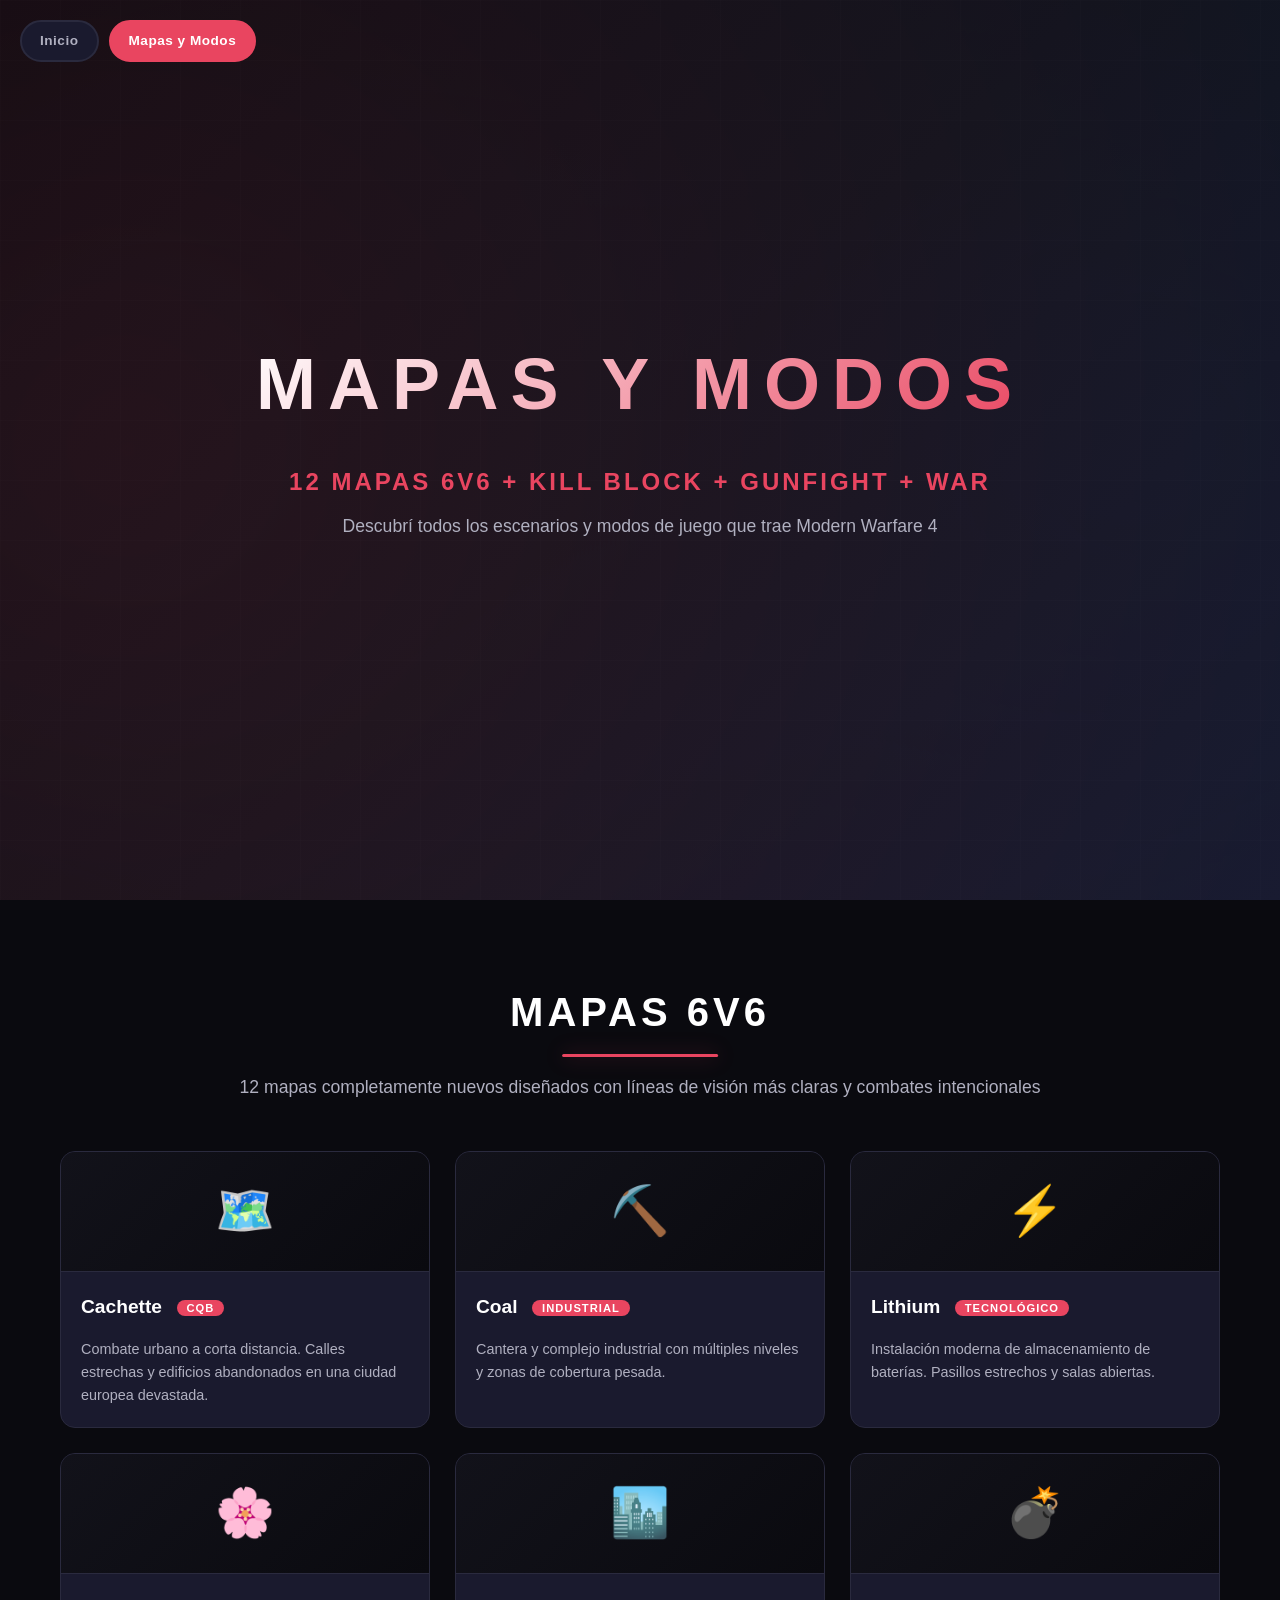
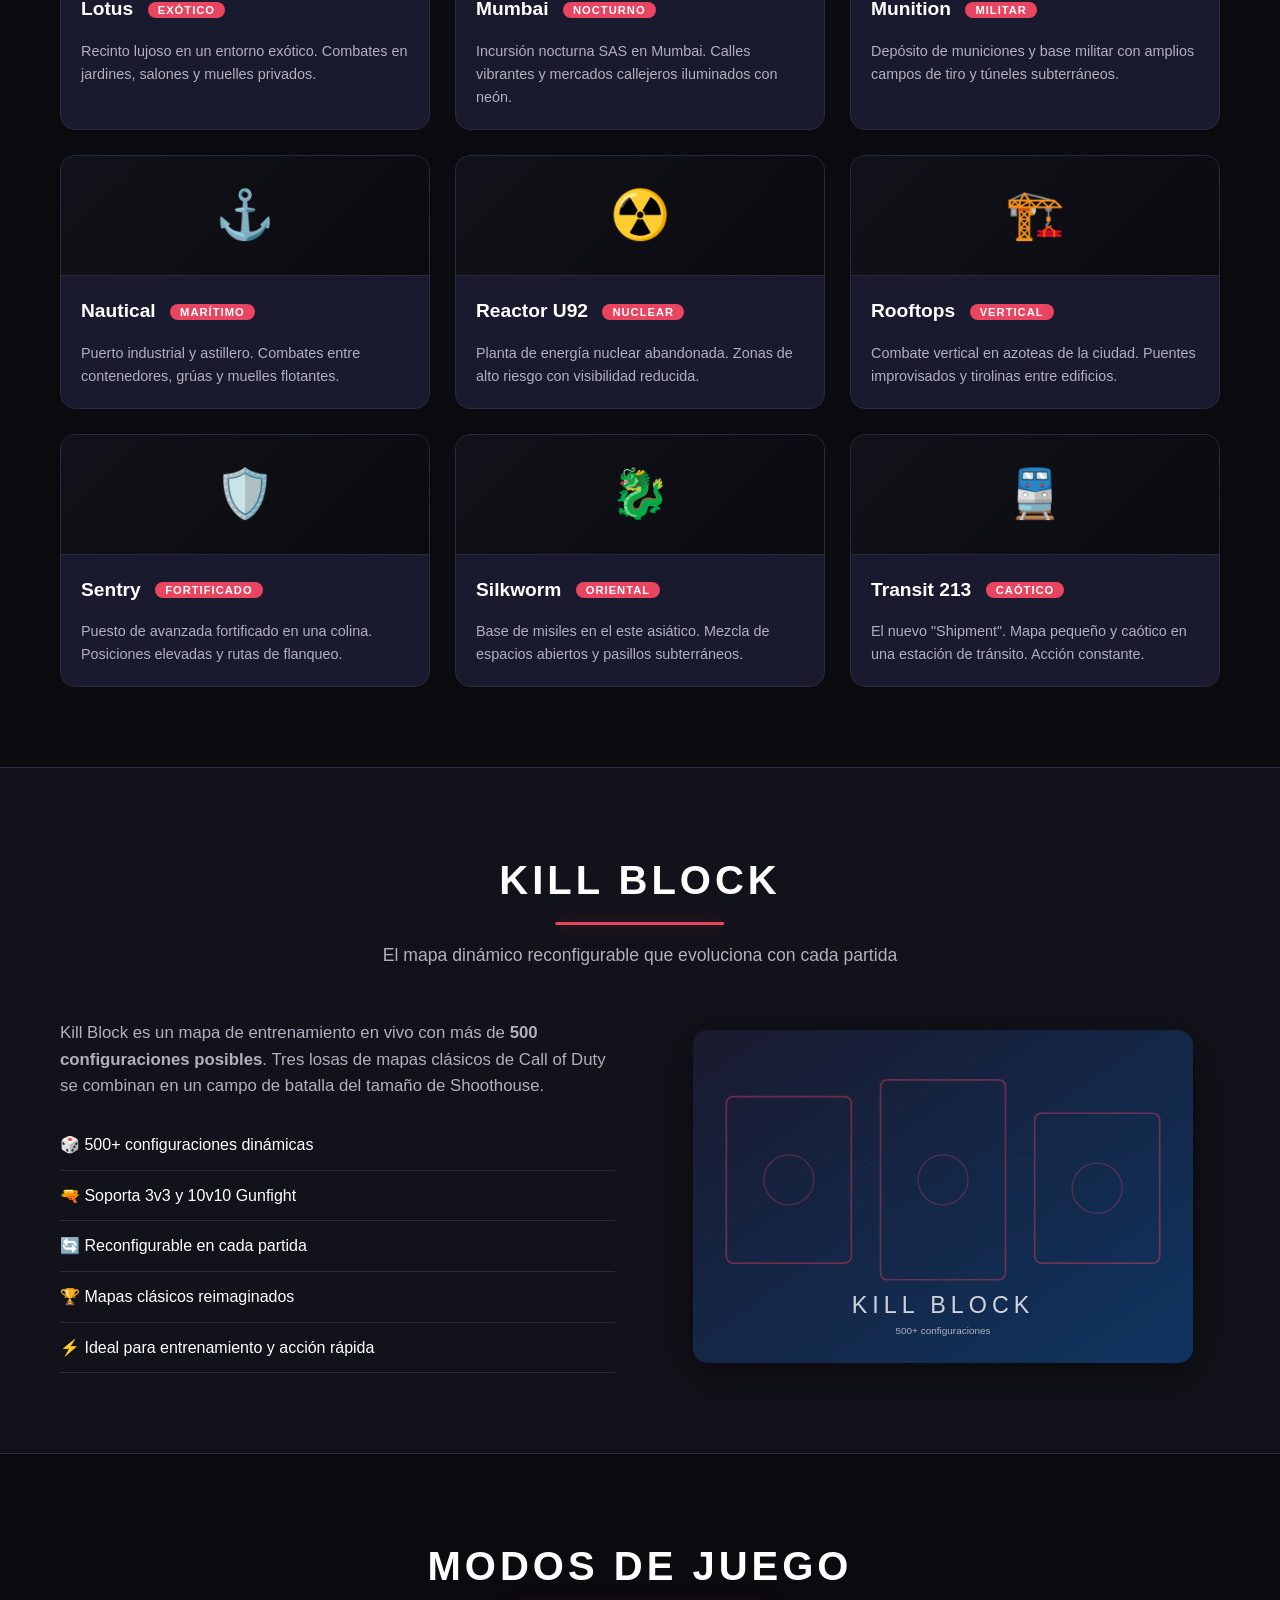
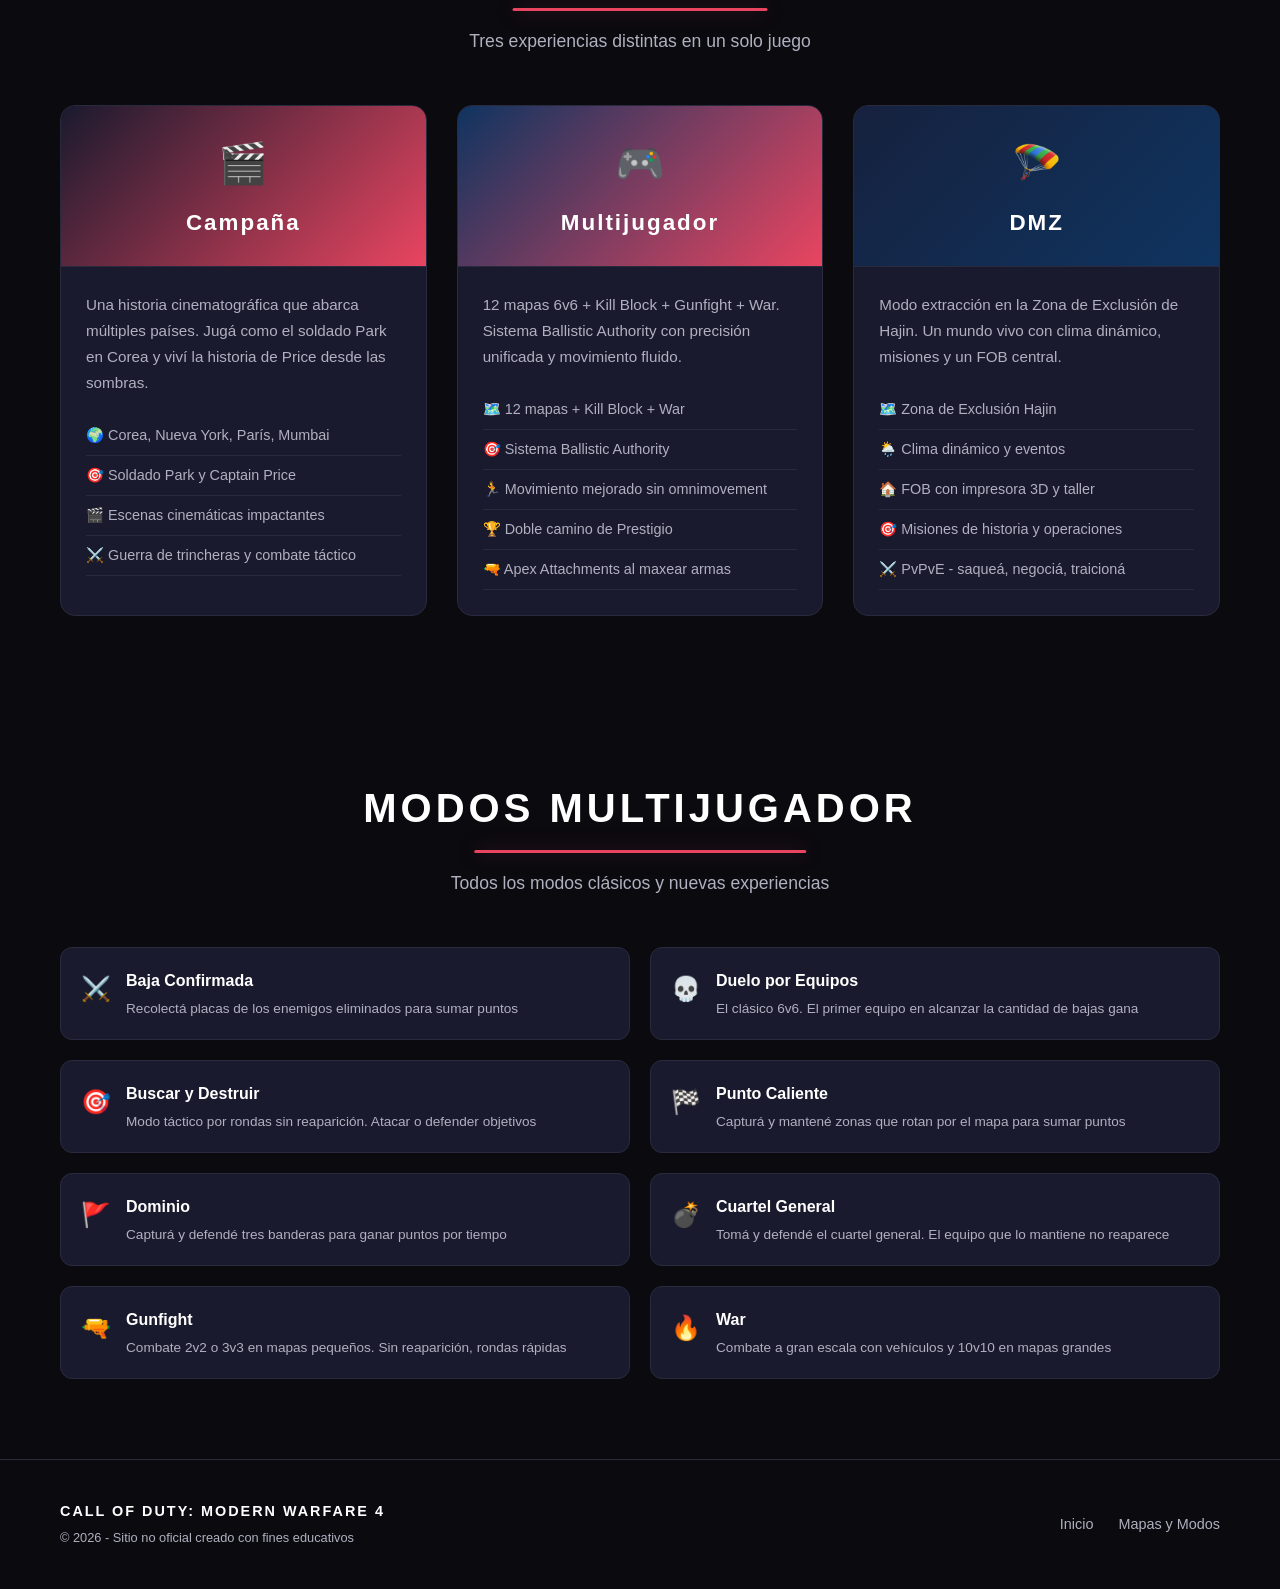
<file: maps.html>
<!DOCTYPE html>
<html lang="es">
<head>
  <meta charset="UTF-8">
  <meta name="viewport" content="width=device-width, initial-scale=1.0">
  <title>Modern Warfare 4 - Mapas y Modos</title>
  <link rel="stylesheet" href="css/styles.css">
</head>
<body>


  <nav class="page-nav">
    <a href="index.html" class="page-nav-link">Inicio</a>
    <a href="maps.html" class="page-nav-link active">Mapas y Modos</a>
  </nav>

  <header class="hero hero-short">
    <div class="hero-overlay"></div>
    <div class="hero-content">
      <h1>MAPAS Y MODOS</h1>
      <p class="hero-subtitle">12 mapas 6v6 + Kill Block + Gunfight + War</p>
      <p class="hero-desc">Descubrí todos los escenarios y modos de juego que trae Modern Warfare 4</p>
    </div>
  </header>

  <section class="section">
    <div class="container">
      <h2 class="section-title">MAPAS 6V6</h2>
      <p class="section-subtitle">12 mapas completamente nuevos diseñados con líneas de visión más claras y combates intencionales</p>
      <div class="maps-grid">
        <div class="map-card">
          <div class="map-img"><span>🗺️</span></div>
          <div class="map-info">
            <h3>Cachette</h3>
            <span class="map-tag">CQB</span>
            <p>Combate urbano a corta distancia. Calles estrechas y edificios abandonados en una ciudad europea devastada.</p>
          </div>
        </div>
        <div class="map-card">
          <div class="map-img"><span>⛏️</span></div>
          <div class="map-info">
            <h3>Coal</h3>
            <span class="map-tag">Industrial</span>
            <p>Cantera y complejo industrial con múltiples niveles y zonas de cobertura pesada.</p>
          </div>
        </div>
        <div class="map-card">
          <div class="map-img"><span>⚡</span></div>
          <div class="map-info">
            <h3>Lithium</h3>
            <span class="map-tag">Tecnológico</span>
            <p>Instalación moderna de almacenamiento de baterías. Pasillos estrechos y salas abiertas.</p>
          </div>
        </div>
        <div class="map-card">
          <div class="map-img"><span>🌸</span></div>
          <div class="map-info">
            <h3>Lotus</h3>
            <span class="map-tag">Exótico</span>
            <p>Recinto lujoso en un entorno exótico. Combates en jardines, salones y muelles privados.</p>
          </div>
        </div>
        <div class="map-card">
          <div class="map-img"><span>🏙️</span></div>
          <div class="map-info">
            <h3>Mumbai</h3>
            <span class="map-tag">Nocturno</span>
            <p>Incursión nocturna SAS en Mumbai. Calles vibrantes y mercados callejeros iluminados con neón.</p>
          </div>
        </div>
        <div class="map-card">
          <div class="map-img"><span>💣</span></div>
          <div class="map-info">
            <h3>Munition</h3>
            <span class="map-tag">Militar</span>
            <p>Depósito de municiones y base militar con amplios campos de tiro y túneles subterráneos.</p>
          </div>
        </div>
        <div class="map-card">
          <div class="map-img"><span>⚓</span></div>
          <div class="map-info">
            <h3>Nautical</h3>
            <span class="map-tag">Marítimo</span>
            <p>Puerto industrial y astillero. Combates entre contenedores, grúas y muelles flotantes.</p>
          </div>
        </div>
        <div class="map-card">
          <div class="map-img"><span>☢️</span></div>
          <div class="map-info">
            <h3>Reactor U92</h3>
            <span class="map-tag">Nuclear</span>
            <p>Planta de energía nuclear abandonada. Zonas de alto riesgo con visibilidad reducida.</p>
          </div>
        </div>
        <div class="map-card">
          <div class="map-img"><span>🏗️</span></div>
          <div class="map-info">
            <h3>Rooftops</h3>
            <span class="map-tag">Vertical</span>
            <p>Combate vertical en azoteas de la ciudad. Puentes improvisados y tirolinas entre edificios.</p>
          </div>
        </div>
        <div class="map-card">
          <div class="map-img"><span>🛡️</span></div>
          <div class="map-info">
            <h3>Sentry</h3>
            <span class="map-tag">Fortificado</span>
            <p>Puesto de avanzada fortificado en una colina. Posiciones elevadas y rutas de flanqueo.</p>
          </div>
        </div>
        <div class="map-card">
          <div class="map-img"><span>🐉</span></div>
          <div class="map-info">
            <h3>Silkworm</h3>
            <span class="map-tag">Oriental</span>
            <p>Base de misiles en el este asiático. Mezcla de espacios abiertos y pasillos subterráneos.</p>
          </div>
        </div>
        <div class="map-card">
          <div class="map-img"><span>🚆</span></div>
          <div class="map-info">
            <h3>Transit 213</h3>
            <span class="map-tag">Caótico</span>
            <p>El nuevo "Shipment". Mapa pequeño y caótico en una estación de tránsito. Acción constante.</p>
          </div>
        </div>
      </div>
    </div>
  </section>

  <section class="section killblock-section">
    <div class="container">
      <h2 class="section-title">KILL BLOCK</h2>
      <p class="section-subtitle">El mapa dinámico reconfigurable que evoluciona con cada partida</p>
      <div class="killblock-content">
        <div class="killblock-text">
          <p>Kill Block es un mapa de entrenamiento en vivo con más de <strong>500 configuraciones posibles</strong>. Tres losas de mapas clásicos de Call of Duty se combinan en un campo de batalla del tamaño de Shoothouse.</p>
          <ul class="features-list">
            <li>🎲 500+ configuraciones dinámicas</li>
            <li>🔫 Soporta 3v3 y 10v10 Gunfight</li>
            <li>🔄 Reconfigurable en cada partida</li>
            <li>🏆 Mapas clásicos reimaginados</li>
            <li>⚡ Ideal para entrenamiento y acción rápida</li>
          </ul>
        </div>
        <div class="killblock-visual">
          <div class="image-card">
            <img src="img/killblock.svg" alt="Kill Block">
            <div class="image-overlay">Kill Block - 500+ configuraciones</div>
          </div>
        </div>
      </div>
    </div>
  </section>

  <section class="section modes-section">
    <div class="container">
      <h2 class="section-title">MODOS DE JUEGO</h2>
      <p class="section-subtitle">Tres experiencias distintas en un solo juego</p>
      <div class="modes-grid">
        <div class="mode-card">
          <div class="mode-header campaign">
            <span class="mode-icon">🎬</span>
            <h3>Campaña</h3>
          </div>
          <div class="mode-body">
            <p>Una historia cinematográfica que abarca múltiples países. Jugá como el soldado Park en Corea y viví la historia de Price desde las sombras.</p>
            <ul>
              <li>🌍 Corea, Nueva York, París, Mumbai</li>
              <li>🎯 Soldado Park y Captain Price</li>
              <li>🎬 Escenas cinemáticas impactantes</li>
              <li>⚔️ Guerra de trincheras y combate táctico</li>
            </ul>
          </div>
        </div>
        <div class="mode-card">
          <div class="mode-header multiplayer">
            <span class="mode-icon">🎮</span>
            <h3>Multijugador</h3>
          </div>
          <div class="mode-body">
            <p>12 mapas 6v6 + Kill Block + Gunfight + War. Sistema Ballistic Authority con precisión unificada y movimiento fluido.</p>
            <ul>
              <li>🗺️ 12 mapas + Kill Block + War</li>
              <li>🎯 Sistema Ballistic Authority</li>
              <li>🏃 Movimiento mejorado sin omnimovement</li>
              <li>🏆 Doble camino de Prestigio</li>
              <li>🔫 Apex Attachments al maxear armas</li>
            </ul>
          </div>
        </div>
        <div class="mode-card">
          <div class="mode-header dmz">
            <span class="mode-icon">🪂</span>
            <h3>DMZ</h3>
          </div>
          <div class="mode-body">
            <p>Modo extracción en la Zona de Exclusión de Hajin. Un mundo vivo con clima dinámico, misiones y un FOB central.</p>
            <ul>
              <li>🗺️ Zona de Exclusión Hajin</li>
              <li>🌦️ Clima dinámico y eventos</li>
              <li>🏠 FOB con impresora 3D y taller</li>
              <li>🎯 Misiones de historia y operaciones</li>
              <li>⚔️ PvPvE - saqueá, negociá, traicioná</li>
            </ul>
          </div>
        </div>
      </div>
    </div>
  </section>

  <section class="section">
    <div class="container">
      <h2 class="section-title">MODOS MULTIJUGADOR</h2>
      <p class="section-subtitle">Todos los modos clásicos y nuevas experiencias</p>
      <div class="modes-list">
        <div class="mode-item">
          <span class="mode-tag">⚔️</span>
          <div>
            <h3>Baja Confirmada</h3>
            <p>Recolectá placas de los enemigos eliminados para sumar puntos</p>
          </div>
        </div>
        <div class="mode-item">
          <span class="mode-tag">💀</span>
          <div>
            <h3>Duelo por Equipos</h3>
            <p>El clásico 6v6. El primer equipo en alcanzar la cantidad de bajas gana</p>
          </div>
        </div>
        <div class="mode-item">
          <span class="mode-tag">🎯</span>
          <div>
            <h3>Buscar y Destruir</h3>
            <p>Modo táctico por rondas sin reaparición. Atacar o defender objetivos</p>
          </div>
        </div>
        <div class="mode-item">
          <span class="mode-tag">🏁</span>
          <div>
            <h3>Punto Caliente</h3>
            <p>Capturá y mantené zonas que rotan por el mapa para sumar puntos</p>
          </div>
        </div>
        <div class="mode-item">
          <span class="mode-tag">🚩</span>
          <div>
            <h3>Dominio</h3>
            <p>Capturá y defendé tres banderas para ganar puntos por tiempo</p>
          </div>
        </div>
        <div class="mode-item">
          <span class="mode-tag">💣</span>
          <div>
            <h3>Cuartel General</h3>
            <p>Tomá y defendé el cuartel general. El equipo que lo mantiene no reaparece</p>
          </div>
        </div>
        <div class="mode-item">
          <span class="mode-tag">🔫</span>
          <div>
            <h3>Gunfight</h3>
            <p>Combate 2v2 o 3v3 en mapas pequeños. Sin reaparición, rondas rápidas</p>
          </div>
        </div>
        <div class="mode-item">
          <span class="mode-tag">🔥</span>
          <div>
            <h3>War</h3>
            <p>Combate a gran escala con vehículos y 10v10 en mapas grandes</p>
          </div>
        </div>
      </div>
    </div>
  </section>

  <footer class="footer">
    <div class="container">
      <div class="footer-content">
        <div class="footer-brand">
          <h3>CALL OF DUTY: MODERN WARFARE 4</h3>
          <p>&copy; 2026 - Sitio no oficial creado con fines educativos</p>
        </div>
        <div class="footer-links">
          <a href="index.html">Inicio</a>
          <a href="maps.html">Mapas y Modos</a>
        </div>
      </div>
    </div>
  </footer>

  <script src="java/script.js"></script>
</body>
</html>
</file>
<file: css/styles.css>
:root {
  --bg-primary: #0a0a0f;
  --bg-secondary: #12121a;
  --bg-card: #1a1a2e;
  --text-primary: #ffffff;
  --text-secondary: #b0b0c0;
  --accent: #e94560;
  --accent-hover: #ff6b81;
  --border: #2a2a3e;
  --shadow: rgba(233, 69, 96, 0.3);
  --glow: 0 0 20px rgba(233, 69, 96, 0.4);
}



* {
  margin: 0;
  padding: 0;
  box-sizing: border-box;
}

html {
  scroll-behavior: smooth;
}

body {
  font-family: 'Segoe UI', Tahoma, Geneva, Verdana, sans-serif;
  background-color: var(--bg-primary);
  color: var(--text-primary);
  line-height: 1.6;
  transition: background-color 0.5s ease, color 0.5s ease;
  overflow-x: hidden;
}

.container {
  max-width: 1200px;
  margin: 0 auto;
  padding: 0 20px;
}

.section {
  padding: 80px 0;
}

.section-title {
  font-size: 2.5rem;
  text-align: center;
  margin-bottom: 1rem;
  letter-spacing: 4px;
  position: relative;
  display: inline-block;
  left: 50%;
  transform: translateX(-50%);
}

.section-title::after {
  content: '';
  display: block;
  width: 60%;
  height: 3px;
  background: var(--accent);
  margin: 10px auto 0;
  border-radius: 2px;
  box-shadow: var(--glow);
}

.section-subtitle {
  text-align: center;
  color: var(--text-secondary);
  margin-bottom: 50px;
  font-size: 1.1rem;
}

.page-nav {
  position: fixed;
  top: 20px;
  left: 20px;
  z-index: 1000;
  display: flex;
  gap: 10px;
}

.page-nav-link {
  background: var(--bg-card);
  border: 2px solid var(--border);
  color: var(--text-secondary);
  padding: 8px 18px;
  border-radius: 25px;
  text-decoration: none;
  font-size: 0.85rem;
  font-weight: 600;
  transition: all 0.3s ease;
  letter-spacing: 0.5px;
}

.page-nav-link:hover {
  color: var(--text-primary);
  border-color: var(--accent);
  box-shadow: var(--glow);
}

.page-nav-link.active {
  background: var(--accent);
  color: white;
  border-color: var(--accent);
}

.hero-short {
  min-height: 50vh;
}



.hero {
  min-height: 100vh;
  display: flex;
  align-items: center;
  justify-content: center;
  position: relative;
  background: linear-gradient(135deg, var(--bg-primary) 0%, var(--bg-secondary) 50%, var(--bg-card) 100%);
  overflow: hidden;
  transition: background 0.5s ease;
}

.hero-cover {
  background: none;
}

.hero-cover::before {
  display: none;
}

.hero-cover .hero-bg {
  position: absolute;
  inset: 0;
  width: 100%;
  height: 100%;
  object-fit: cover;
  opacity: 0.6;
  z-index: 0;
}

.hero-cover .hero-overlay {
  background: linear-gradient(135deg, rgba(10,10,15,0.85) 0%, rgba(18,18,26,0.7) 50%, rgba(15,52,96,0.6) 100%);
  z-index: 1;
}

.hero-cover .hero-content {
  z-index: 2;
}

.hero::before {
  content: '';
  position: absolute;
  top: -50%;
  left: -50%;
  width: 200%;
  height: 200%;
  background: radial-gradient(circle at 30% 50%, var(--accent) 0%, transparent 60%),
              radial-gradient(circle at 70% 50%, #0f3460 0%, transparent 60%);
  opacity: 0.1;
  animation: heroGlow 10s ease-in-out infinite alternate;
}

@keyframes heroGlow {
  0% { transform: translate(0, 0) rotate(0deg); opacity: 0.1; }
  50% { opacity: 0.15; }
  100% { transform: translate(-5%, -5%) rotate(5deg); opacity: 0.1; }
}

.hero-overlay {
  position: absolute;
  inset: 0;
  background: url("data:image/svg+xml,%3Csvg width='60' height='60' xmlns='http://www.w3.org/2000/svg'%3E%3Cdefs%3E%3Cpattern id='grid' width='60' height='60' patternUnits='userSpaceOnUse'%3E%3Cpath d='M 60 0 L 0 0 0 60' fill='none' stroke='rgba(255,255,255,0.03)' stroke-width='1'/%3E%3C/pattern%3E%3C/defs%3E%3Crect width='60' height='60' fill='url(%23grid)'/%3E%3C/svg%3E");
  opacity: 0.5;
}

.hero-content {
  text-align: center;
  z-index: 1;
  padding: 20px;
  animation: fadeInUp 1s ease;
}

@keyframes fadeInUp {
  from { opacity: 0; transform: translateY(40px); }
  to { opacity: 1; transform: translateY(0); }
}

.hero-logo {
  max-width: 300px;
  margin-bottom: 20px;
  filter: drop-shadow(0 0 30px var(--shadow));
  animation: pulseLogo 3s ease-in-out infinite;
}

@keyframes pulseLogo {
  0%, 100% { filter: drop-shadow(0 0 20px var(--shadow)); }
  50% { filter: drop-shadow(0 0 40px var(--shadow)); }
}

.hero h1 {
  font-size: 4.5rem;
  font-weight: 900;
  letter-spacing: 12px;
  background: linear-gradient(135deg, var(--text-primary) 0%, var(--accent) 50%, var(--text-primary) 100%);
  background-size: 200% 200%;
  -webkit-background-clip: text;
  -webkit-text-fill-color: transparent;
  background-clip: text;
  animation: gradientShift 4s ease-in-out infinite;
}

@keyframes gradientShift {
  0%, 100% { background-position: 0% 50%; }
  50% { background-position: 100% 50%; }
}

.hero-subtitle {
  font-size: 1.5rem;
  color: var(--accent);
  margin: 20px 0 10px;
  font-weight: 600;
  text-transform: uppercase;
  letter-spacing: 3px;
}

.hero-desc {
  font-size: 1.1rem;
  color: var(--text-secondary);
  max-width: 600px;
  margin: 0 auto 30px;
  line-height: 1.8;
}

.hero-badges {
  display: flex;
  gap: 15px;
  justify-content: center;
  flex-wrap: wrap;
}

.badge {
  background: var(--accent);
  color: white;
  padding: 8px 24px;
  border-radius: 25px;
  font-weight: 700;
  font-size: 0.9rem;
  letter-spacing: 2px;
  box-shadow: var(--glow);
  animation: badgePulse 2s ease-in-out infinite;
}

@keyframes badgePulse {
  0%, 100% { transform: scale(1); }
  50% { transform: scale(1.05); }
}

.about-grid {
  display: grid;
  grid-template-columns: 1fr 1fr;
  gap: 50px;
  align-items: center;
  margin-top: 50px;
}

.about-text p {
  margin-bottom: 20px;
  color: var(--text-secondary);
  font-size: 1.05rem;
}

.features-list {
  list-style: none;
  margin-top: 20px;
}

.features-list li {
  padding: 12px 0;
  border-bottom: 1px solid var(--border);
  font-size: 1rem;
  transition: color 0.3s ease, padding-left 0.3s ease;
}

.features-list li:hover {
  color: var(--accent);
  padding-left: 10px;
}

.image-card {
  position: relative;
  border-radius: 15px;
  overflow: hidden;
  box-shadow: 0 10px 40px rgba(0, 0, 0, 0.5);
  transition: all 0.5s ease;
  cursor: pointer;
}

.image-card:hover {
  transform: scale(1.03);
  box-shadow: 0 15px 50px var(--shadow);
}

.image-card img {
  width: 100%;
  height: 100%;
  object-fit: cover;
  display: block;
  transition: transform 0.5s ease;
}

.image-card:hover img {
  transform: scale(1.1);
}

.image-overlay {
  position: absolute;
  bottom: 0;
  left: 0;
  right: 0;
  padding: 30px 20px;
  background: linear-gradient(transparent, rgba(0, 0, 0, 0.9));
  color: white;
  font-size: 1.2rem;
  font-weight: 600;
  transform: translateY(100%);
  transition: transform 0.4s ease;
}

.image-card:hover .image-overlay {
  transform: translateY(0);
}

.gallery-grid {
  display: grid;
  grid-template-columns: repeat(3, 1fr);
  gap: 25px;
}

.gallery-item {
  position: relative;
  border-radius: 12px;
  overflow: hidden;
  cursor: pointer;
  box-shadow: 0 5px 20px rgba(0, 0, 0, 0.3);
  transition: all 0.5s ease;
  aspect-ratio: 4/5;
}

.gallery-item:hover {
  transform: scale(1.05) translateY(-10px);
  box-shadow: 0 20px 60px var(--shadow);
  z-index: 10;
}

.gallery-item img {
  width: 100%;
  height: 100%;
  object-fit: cover;
  display: block;
  transition: transform 0.6s ease;
}

.gallery-item:hover img {
  transform: scale(1.15);
}

.gallery-info {
  position: absolute;
  bottom: 0;
  left: 0;
  right: 0;
  padding: 25px 20px;
  background: linear-gradient(transparent 0%, rgba(0, 0, 0, 0.95) 100%);
  color: white;
  transform: translateY(100%);
  transition: transform 0.4s ease;
}

.gallery-item:hover .gallery-info {
  transform: translateY(0);
}

.gallery-info h3 {
  font-size: 1.1rem;
  margin-bottom: 5px;
  color: var(--accent);
}

.gallery-info p {
  font-size: 0.85rem;
  opacity: 0.9;
}

.maps-grid {
  display: grid;
  grid-template-columns: repeat(3, 1fr);
  gap: 25px;
}

.map-card {
  background: var(--bg-card);
  border: 1px solid var(--border);
  border-radius: 15px;
  overflow: hidden;
  transition: all 0.4s ease;
}

.map-card:hover {
  transform: translateY(-8px);
  box-shadow: 0 15px 40px var(--shadow);
  border-color: var(--accent);
}

.map-img {
  height: 120px;
  display: flex;
  align-items: center;
  justify-content: center;
  font-size: 3rem;
  background: linear-gradient(135deg, var(--bg-secondary), var(--bg-primary));
  border-bottom: 1px solid var(--border);
}

.map-info {
  padding: 20px;
}

.map-info h3 {
  font-size: 1.2rem;
  margin-bottom: 5px;
  display: inline-block;
}

.map-tag {
  font-size: 0.7rem;
  background: var(--accent);
  color: white;
  padding: 2px 10px;
  border-radius: 10px;
  font-weight: 700;
  text-transform: uppercase;
  letter-spacing: 1px;
  margin-left: 10px;
  vertical-align: middle;
}

.map-info p {
  color: var(--text-secondary);
  font-size: 0.9rem;
  margin-top: 10px;
  line-height: 1.6;
}

.killblock-section {
  background: var(--bg-secondary);
  border-top: 1px solid var(--border);
  border-bottom: 1px solid var(--border);
}

.killblock-content {
  display: grid;
  grid-template-columns: 1fr 1fr;
  gap: 50px;
  align-items: center;
}

.killblock-text p {
  color: var(--text-secondary);
  font-size: 1.05rem;
  margin-bottom: 20px;
}

.killblock-visual .image-card {
  max-width: 500px;
  margin: 0 auto;
}

.modes-grid {
  display: grid;
  grid-template-columns: repeat(3, 1fr);
  gap: 30px;
}

.mode-card {
  background: var(--bg-card);
  border: 1px solid var(--border);
  border-radius: 15px;
  overflow: hidden;
  transition: all 0.4s ease;
}

.mode-card:hover {
  transform: translateY(-10px);
  box-shadow: 0 15px 40px var(--shadow);
  border-color: var(--accent);
}

.mode-header {
  padding: 25px;
  text-align: center;
  border-bottom: 1px solid var(--border);
}

.mode-header.campaign {
  background: linear-gradient(135deg, #1a1a2e, #e94560);
}

.mode-header.multiplayer {
  background: linear-gradient(135deg, #0f3460, #e94560);
}

.mode-header.dmz {
  background: linear-gradient(135deg, #16213e, #0f3460);
}

.mode-icon {
  font-size: 2.5rem;
  display: block;
  margin-bottom: 10px;
}

.mode-header h3 {
  font-size: 1.4rem;
  letter-spacing: 2px;
}

.mode-body {
  padding: 25px;
}

.mode-body p {
  color: var(--text-secondary);
  font-size: 0.95rem;
  line-height: 1.7;
  margin-bottom: 20px;
}

.mode-body ul {
  list-style: none;
}

.mode-body ul li {
  padding: 8px 0;
  border-bottom: 1px solid var(--border);
  font-size: 0.9rem;
  color: var(--text-secondary);
  transition: color 0.3s ease;
}

.mode-body ul li:hover {
  color: var(--accent);
}

.modes-list {
  display: grid;
  grid-template-columns: repeat(2, 1fr);
  gap: 20px;
  margin-top: 50px;
}

.mode-item {
  display: flex;
  gap: 15px;
  align-items: flex-start;
  background: var(--bg-card);
  border: 1px solid var(--border);
  border-radius: 12px;
  padding: 20px;
  transition: all 0.3s ease;
}

.mode-item:hover {
  transform: translateX(5px);
  border-color: var(--accent);
  box-shadow: 0 5px 20px var(--shadow);
}

.mode-tag {
  font-size: 1.5rem;
  flex-shrink: 0;
  margin-top: 2px;
}

.mode-item h3 {
  font-size: 1rem;
  margin-bottom: 5px;
}

.mode-item p {
  color: var(--text-secondary);
  font-size: 0.85rem;
  line-height: 1.5;
}

.trailer {
  background: var(--bg-secondary);
  border-top: 1px solid var(--border);
  border-bottom: 1px solid var(--border);
}

.video-container {
  position: relative;
  width: 100%;
  max-width: 900px;
  margin: 0 auto;
  aspect-ratio: 16/9;
  border-radius: 15px;
  overflow: hidden;
  box-shadow: 0 10px 40px rgba(0, 0, 0, 0.5);
  transition: box-shadow 0.4s ease;
}

.video-container:hover {
  box-shadow: 0 15px 50px var(--shadow);
}

.video-container iframe {
  width: 100%;
  height: 100%;
  border: none;
}

.features-grid {
  display: grid;
  grid-template-columns: repeat(3, 1fr);
  gap: 30px;
  margin-top: 50px;
}

.feature-card {
  background: var(--bg-card);
  border: 1px solid var(--border);
  border-radius: 15px;
  padding: 35px 25px;
  text-align: center;
  transition: all 0.4s ease;
  position: relative;
  overflow: hidden;
}

.feature-card::before {
  content: '';
  position: absolute;
  top: 0;
  left: 0;
  right: 0;
  height: 3px;
  background: var(--accent);
  transform: scaleX(0);
  transition: transform 0.4s ease;
}

.feature-card:hover::before {
  transform: scaleX(1);
}

.feature-card:hover {
  transform: translateY(-10px);
  box-shadow: 0 15px 40px var(--shadow);
  border-color: var(--accent);
}

.feature-icon {
  font-size: 3rem;
  margin-bottom: 20px;
  transition: transform 0.4s ease;
}

.feature-card:hover .feature-icon {
  transform: scale(1.2) rotate(10deg);
}

.feature-card h3 {
  font-size: 1.2rem;
  margin-bottom: 15px;
  color: var(--text-primary);
}

.feature-card p {
  color: var(--text-secondary);
  font-size: 0.95rem;
  line-height: 1.7;
}

.news-grid {
  display: grid;
  grid-template-columns: repeat(3, 1fr);
  gap: 30px;
  margin-top: 50px;
}

.news-card {
  background: var(--bg-card);
  border-radius: 15px;
  overflow: hidden;
  transition: all 0.4s ease;
  border: 1px solid var(--border);
}

.news-card:hover {
  transform: translateY(-10px);
  box-shadow: 0 15px 40px var(--shadow);
  border-color: var(--accent);
}

.news-image {
  overflow: hidden;
  height: 200px;
}

.news-image img {
  width: 100%;
  height: 100%;
  object-fit: cover;
  transition: transform 0.6s ease;
}

.news-card:hover .news-image img {
  transform: scale(1.1);
}

.news-content {
  padding: 25px;
}

.news-date {
  color: var(--accent);
  font-size: 0.85rem;
  font-weight: 600;
  text-transform: uppercase;
  letter-spacing: 1px;
}

.news-content h3 {
  margin: 10px 0;
  font-size: 1.15rem;
}

.news-content p {
  color: var(--text-secondary);
  font-size: 0.9rem;
  line-height: 1.6;
}

.cta {
  text-align: center;
  background: linear-gradient(135deg, var(--bg-secondary) 0%, var(--bg-card) 100%);
  border-top: 1px solid var(--border);
  border-bottom: 1px solid var(--border);
}

.cta h2 {
  font-size: 2.5rem;
  margin-bottom: 15px;
  letter-spacing: 3px;
}

.cta p {
  color: var(--text-secondary);
  font-size: 1.1rem;
  margin-bottom: 30px;
}

.platform-buttons {
  display: flex;
  gap: 20px;
  justify-content: center;
  margin-bottom: 40px;
  flex-wrap: wrap;
}

.platform-btn {
  display: flex;
  align-items: center;
  gap: 10px;
  padding: 16px 30px;
  border-radius: 12px;
  text-decoration: none;
  font-weight: 700;
  font-size: 1rem;
  letter-spacing: 1px;
  transition: all 0.3s ease;
  border: 2px solid var(--border);
  background: var(--bg-card);
  color: var(--text-primary);
  min-width: 160px;
  justify-content: center;
}

.platform-btn:hover {
  transform: translateY(-5px);
  box-shadow: 0 10px 30px var(--shadow);
}

.platform-btn.xbox:hover {
  border-color: #107c10;
  box-shadow: 0 10px 30px rgba(16, 124, 16, 0.3);
}

.platform-btn.playstation:hover {
  border-color: #0070cc;
  box-shadow: 0 10px 30px rgba(0, 112, 204, 0.3);
}

.platform-btn.pc:hover {
  border-color: #e94560;
  box-shadow: 0 10px 30px rgba(233, 69, 96, 0.3);
}

.platform-btn.switch:hover {
  border-color: #e60012;
  box-shadow: 0 10px 30px rgba(230, 0, 18, 0.3);
}

.platform-icon {
  font-size: 1.5rem;
}

.newsletter-form {
  display: flex;
  gap: 10px;
  max-width: 500px;
  margin: 0 auto;
  justify-content: center;
}

.newsletter-form input {
  flex: 1;
  padding: 15px 20px;
  border: 2px solid var(--border);
  border-radius: 8px;
  background: var(--bg-primary);
  color: var(--text-primary);
  font-size: 1rem;
  outline: none;
  transition: border-color 0.3s ease;
  min-width: 200px;
}

.newsletter-form input:focus {
  border-color: var(--accent);
  box-shadow: var(--glow);
}

.newsletter-form button {
  padding: 15px 35px;
  background: var(--accent);
  color: white;
  border: none;
  border-radius: 8px;
  font-size: 1rem;
  font-weight: 700;
  cursor: pointer;
  transition: all 0.3s ease;
  text-transform: uppercase;
  letter-spacing: 1px;
}

.newsletter-form button:hover {
  background: var(--accent-hover);
  transform: translateY(-2px);
  box-shadow: 0 10px 30px var(--shadow);
}

.footer {
  padding: 40px 0;
  border-top: 1px solid var(--border);
}

.footer-content {
  display: flex;
  justify-content: space-between;
  align-items: center;
}

.footer-brand h3 {
  font-size: 0.9rem;
  letter-spacing: 2px;
  margin-bottom: 5px;
}

.footer-brand p {
  color: var(--text-secondary);
  font-size: 0.8rem;
}

.footer-links {
  display: flex;
  gap: 25px;
}

.footer-links a {
  color: var(--text-secondary);
  text-decoration: none;
  font-size: 0.9rem;
  transition: color 0.3s ease;
}

.footer-links a:hover {
  color: var(--accent);
}

@media (max-width: 1024px) {
  .maps-grid {
    grid-template-columns: repeat(2, 1fr);
  }

  .gallery-grid {
    grid-template-columns: repeat(2, 1fr);
  }

  .features-grid {
    grid-template-columns: repeat(2, 1fr);
  }

  .news-grid {
    grid-template-columns: repeat(2, 1fr);
  }
}

@media (max-width: 768px) {
  .hero h1 {
    font-size: 2.5rem;
    letter-spacing: 6px;
  }

  .hero-subtitle {
    font-size: 1.1rem;
  }

  .hero-desc {
    font-size: 0.95rem;
  }

  .section {
    padding: 50px 0;
  }

  .section-title {
    font-size: 1.8rem;
  }

  .about-grid {
    grid-template-columns: 1fr;
  }

  .maps-grid {
    grid-template-columns: 1fr 1fr;
  }

  .killblock-content {
    grid-template-columns: 1fr;
  }

  .modes-grid {
    grid-template-columns: 1fr;
  }

  .modes-list {
    grid-template-columns: 1fr;
  }

  .gallery-grid {
    grid-template-columns: 1fr 1fr;
  }

  .features-grid {
    grid-template-columns: 1fr;
  }

  .news-grid {
    grid-template-columns: 1fr;
  }

  .footer-content {
    flex-direction: column;
    gap: 20px;
    text-align: center;
  }

  .newsletter-form {
    flex-direction: column;
    align-items: center;
  }

  .newsletter-form input {
    width: 100%;
    min-width: unset;
  }

  .platform-buttons {
    flex-direction: column;
    align-items: center;
  }

  .platform-btn {
    width: 100%;
    max-width: 300px;
  }

  .page-nav {
    top: 10px;
    left: 10px;
    gap: 6px;
  }

  .page-nav-link {
    padding: 6px 12px;
    font-size: 0.75rem;
  }

  .theme-toggle-container {
    top: 10px;
    right: 10px;
  }

  .theme-toggle {
    width: 40px;
    height: 40px;
    font-size: 1rem;
  }
}

@media (max-width: 480px) {
  .gallery-grid {
    grid-template-columns: 1fr;
  }

  .maps-grid {
    grid-template-columns: 1fr;
  }

  .hero-logo {
    max-width: 200px;
  }
}
</file>
